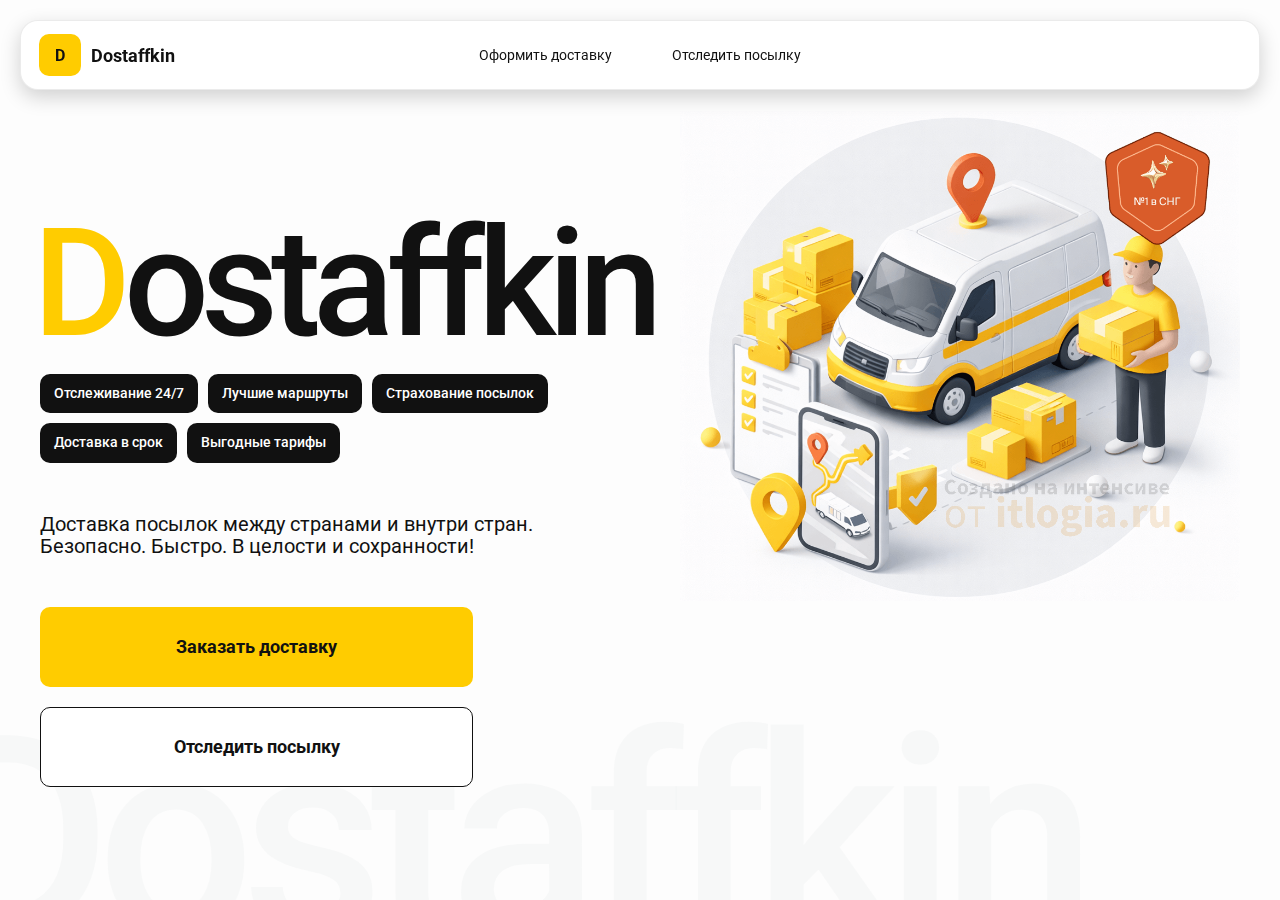
<file: lesson2/index.html>
<!doctype html>
<html lang="ru">
  <head>
    <meta charset="utf-8" />
    <meta
      name="viewport"
      content="width=device-width,initial-scale=1,maximum-scale=1,user-scalable=0"
    />
    <title>
      Dostaffkin — Доставка посылок между странами и внутри стран. Безопасно.
      Быстро. В целости и сохранности!
    </title>
    <link rel="stylesheet" href="styles/base.css" />
    <link rel="stylesheet" href="styles/base_adaptive.css" />

    <link rel="stylesheet" href="styles/style.css" />
    <link rel="stylesheet" href="styles/adaptive.css" />
  </head>
  <body>
    <div class="container">
      <header class="header">
        <a class="header-brand" href="#">
          <div class="header-logo">D</div>
          <div class="header-title">Dostaffkin</div>
        </a>

        <nav class="header-menu">
          <a class="header-link" href="#">Оформить <span>доставку</span></a>
          <a class="header-link" href="#">Отследить <span>посылку</span></a>
        </nav>
      </header>

      <main class="main">
        <section class="main-info">
          <div class="main-title"><span>D</span>ostaffkin</div>
          <div class="main-features">
            <div class="main-feature">Отслеживание 24/7</div>
            <div class="main-feature">Лучшие маршруты</div>
            <div class="main-feature">Страхование посылок</div>
            <div class="main-feature">Доставка в срок</div>
            <div class="main-feature">Выгодные тарифы</div>
          </div>
          <div class="main-description">
            Доставка посылок между странами и внутри стран. Безопасно. Быстро. В
            целости и сохранности!
          </div>

          <div class="main-actions">
            <a class="button" type="button" href="./order.html"
              >Заказать доставку</a
            >
            <a class="button button-white" type="button" href="./track.html"
              >Отследить посылку</a
            >
          </div>
        </section>
        <div class="main-title-ghost">Dostaffkin</div>
        <section class="main-image">
          <img src="img/image1.png" alt="Main image" />
        </section>
      </main>
    </div>
  </body>
</html>
</file>
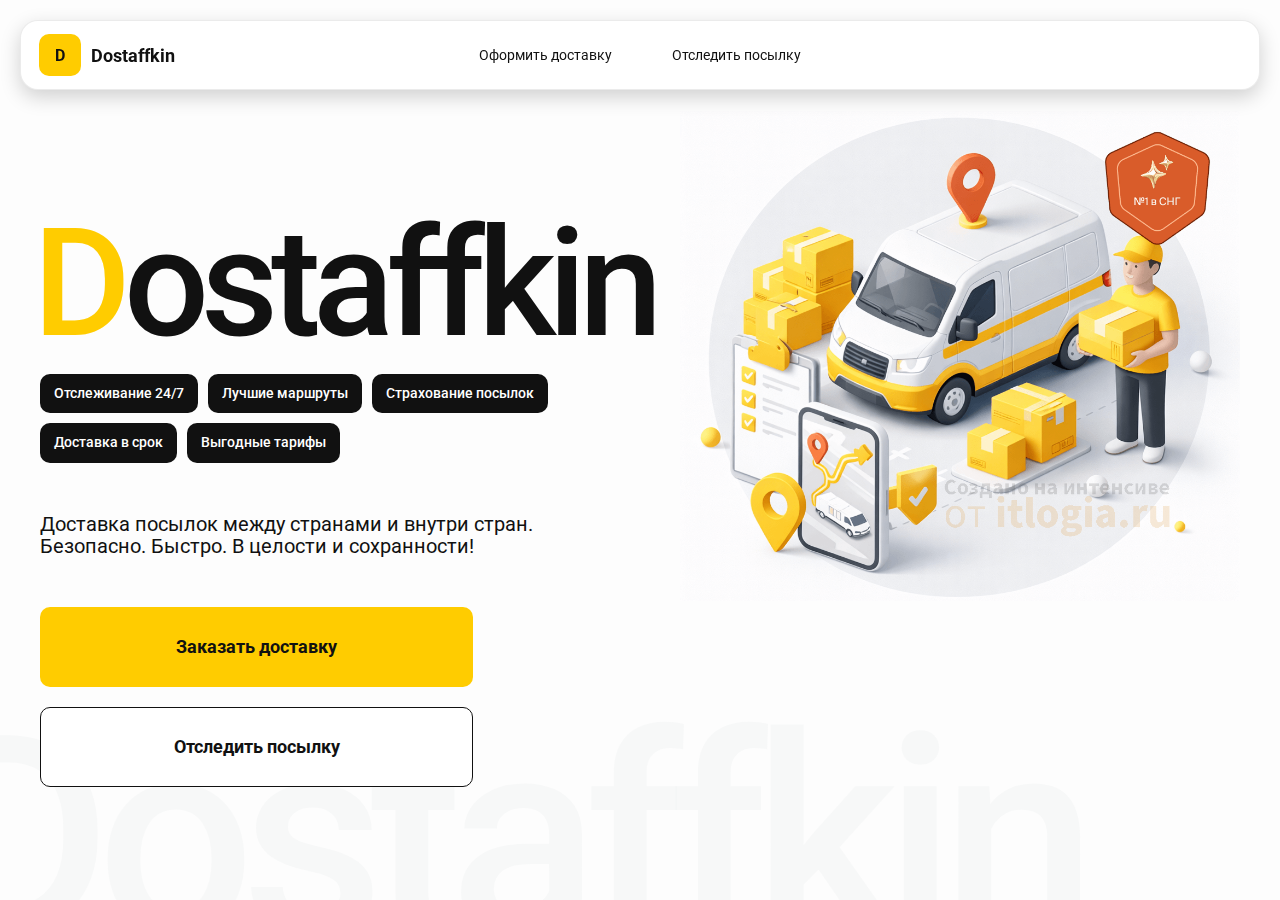
<file: lesson3/index.html>
<!doctype html>
<html lang="ru">
  <head>
    <meta charset="utf-8" />
    <meta
      name="viewport"
      content="width=device-width,initial-scale=1,maximum-scale=1,user-scalable=0"
    />
    <title>
      Dostaffkin — Доставка посылок между странами и внутри стран. Безопасно.
      Быстро. В целости и сохранности!
    </title>
    <link rel="stylesheet" href="styles/base.css" />
    <link rel="stylesheet" href="styles/base_adaptive.css" />

    <link rel="stylesheet" href="styles/style.css" />
    <link rel="stylesheet" href="styles/adaptive.css" />
  </head>
  <body>
    <div class="container">
      <header class="header">
        <a class="header-brand" href="#">
          <div class="header-logo">D</div>
          <div class="header-title">Dostaffkin</div>
        </a>

        <nav class="header-menu">
          <a class="header-link" href="./order.html"
            >Оформить <span>доставку</span></a
          >
          <a class="header-link" href="./track.html"
            >Отследить <span>посылку</span></a
          >
        </nav>
      </header>

      <main class="main">
        <section class="main-info">
          <div class="main-title"><span>D</span>ostaffkin</div>
          <div class="main-features">
            <div class="main-feature">Отслеживание 24/7</div>
            <div class="main-feature">Лучшие маршруты</div>
            <div class="main-feature">Страхование посылок</div>
            <div class="main-feature">Доставка в срок</div>
            <div class="main-feature">Выгодные тарифы</div>
          </div>
          <div class="main-description">
            Доставка посылок между странами и внутри стран. Безопасно. Быстро. В
            целости и сохранности!
          </div>

          <div class="main-actions">
            <a class="button" type="button" href="./order.html"
              >Заказать доставку</a
            >
            <a class="button button-white" type="button" href="./track.html"
              >Отследить посылку</a
            >
          </div>
        </section>
        <div class="main-title-ghost">Dostaffkin</div>
        <section class="main-image">
          <img src="img/image1.png" alt="Main image" />
        </section>
      </main>
    </div>
  </body>
</html>
</file>
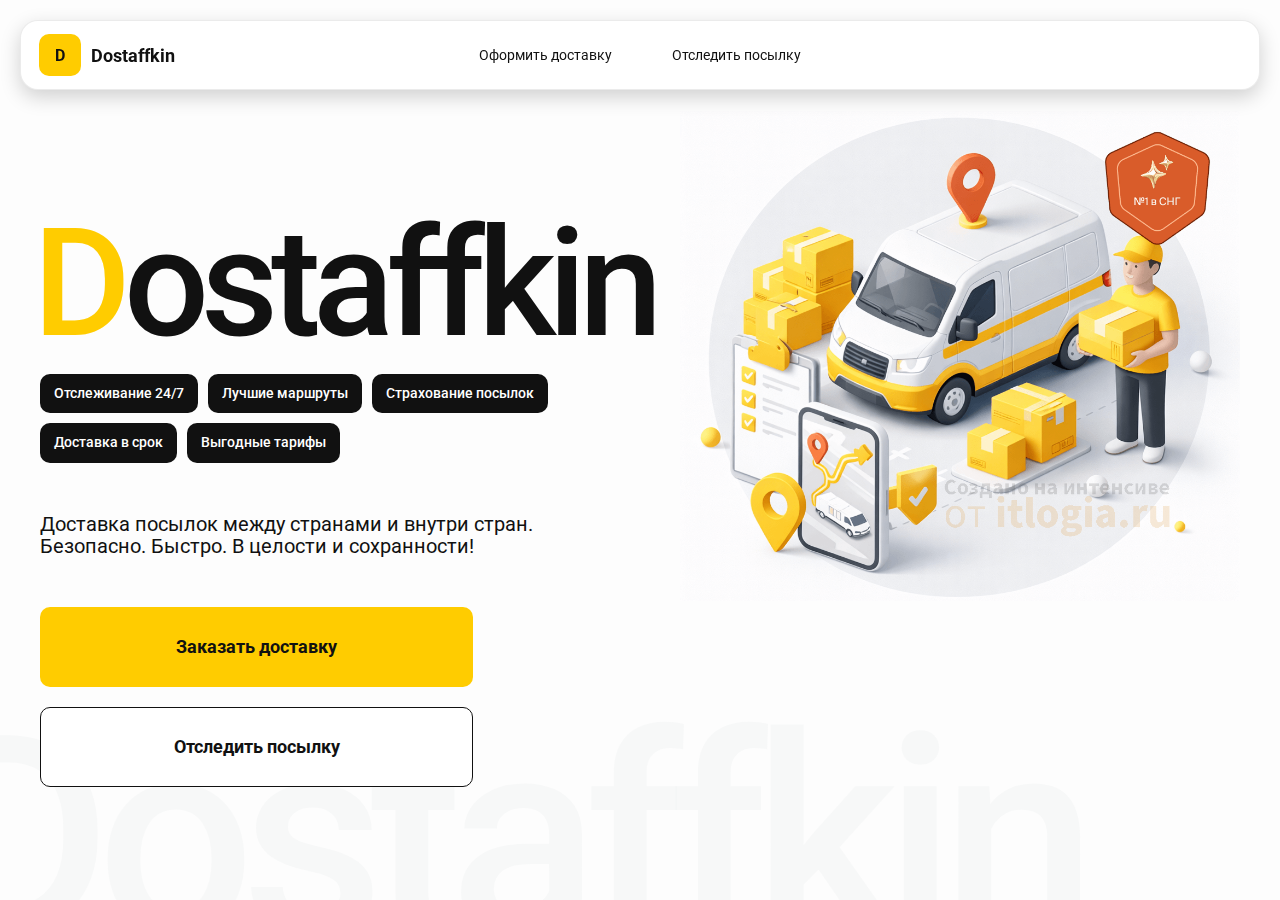
<file: proba/index.html>
<!doctype html>
<html lang="ru">
  <head>
    <meta charset="utf-8" />
    <meta
      name="viewport"
      content="width=device-width,initial-scale=1,maximum-scale=1,user-scalable=0"
    />
    <title>
      Dostaffkin — Доставка посылок между странами и внутри стран. Безопасно.
      Быстро. В целости и сохранности!
    </title>
    <link rel="stylesheet" href="styles/base.css" />
    <link rel="stylesheet" href="styles/base_adaptive.css" />

    <link rel="stylesheet" href="styles/style.css" />
    <link rel="stylesheet" href="styles/adaptive.css" />
  </head>
  <body>
    <div class="container">
      <header class="header">
        <a class="header-brand" href="#">
          <div class="header-logo">D</div>
          <div class="header-title">Dostaffkin</div>
        </a>

        <nav class="header-menu">
          <a class="header-link" href="./order.html"
            >Оформить <span>доставку</span></a
          >
          <a class="header-link" href="./track.html"
            >Отследить <span>посылку</span></a
          >
        </nav>
      </header>

      <main class="main">
        <section class="main-info">
          <div class="main-title"><span>D</span>ostaffkin</div>
          <div class="main-features">
            <div class="main-feature">Отслеживание 24/7</div>
            <div class="main-feature">Лучшие маршруты</div>
            <div class="main-feature">Страхование посылок</div>
            <div class="main-feature">Доставка в срок</div>
            <div class="main-feature">Выгодные тарифы</div>
          </div>
          <div class="main-description">
            Доставка посылок между странами и внутри стран. Безопасно. Быстро. В
            целости и сохранности!
          </div>

          <div class="main-actions">
            <a class="button" type="button" href="./order.html"
              >Заказать доставку</a
            >
            <a class="button button-white" type="button" href="./track.html"
              >Отследить посылку</a
            >
          </div>
        </section>
        <div class="main-title-ghost">Dostaffkin</div>
        <section class="main-image">
          <img src="img/image1.png" alt="Main image" />
        </section>
      </main>
    </div>
  </body>
</html>

<!-- https://www.youtube.com/watch?v=pf8SW_rKb8g&t=547s -->
</file>
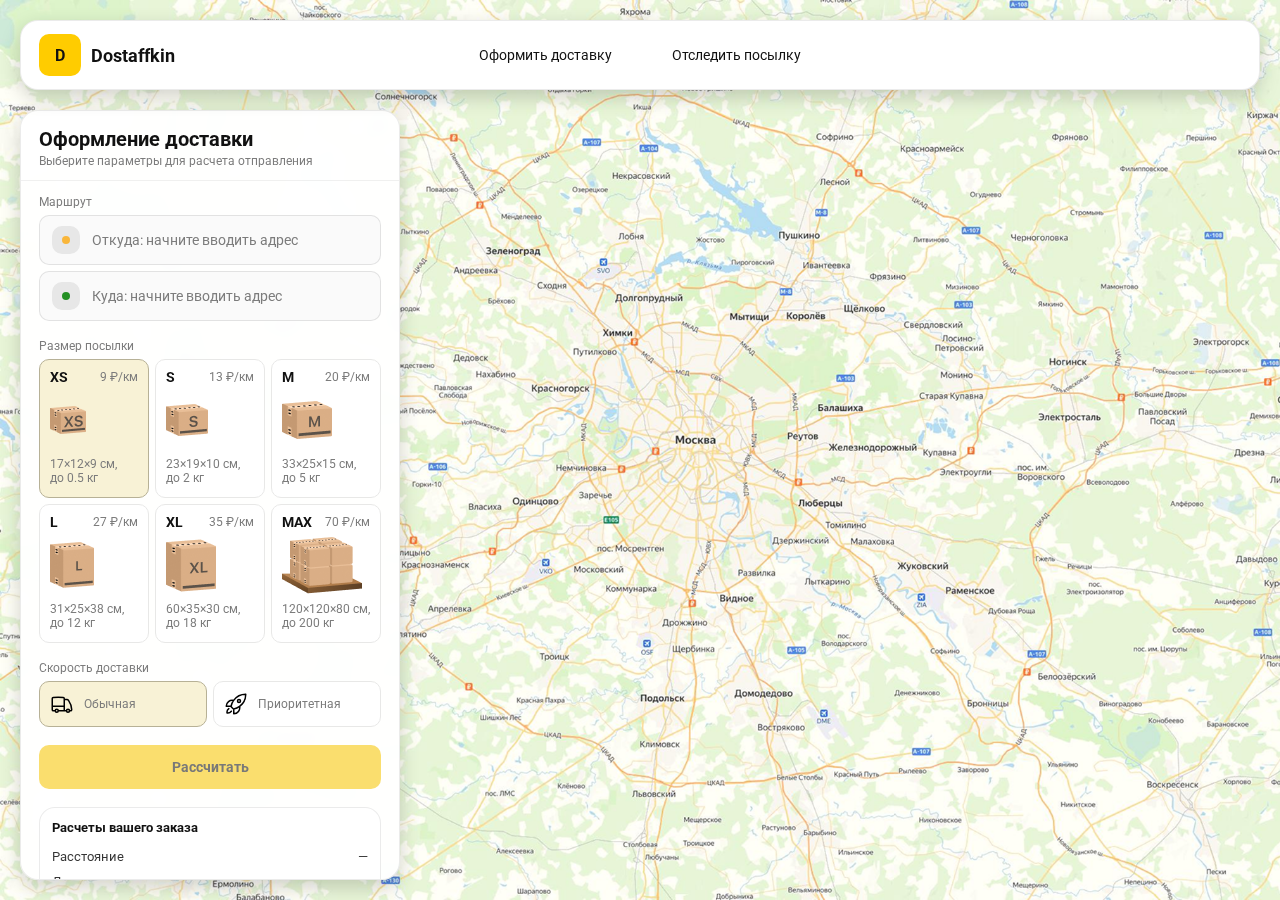
<file: lesson3/order.html>
<!doctype html>
<html lang="ru">
  <head>
    <meta charset="utf-8" />
    <meta
      name="viewport"
      content="width=device-width,initial-scale=1,maximum-scale=1,user-scalable=0"
    />
    <title>Оформление доставки</title>

    <link rel="stylesheet" href="styles/base.css" />
    <link rel="stylesheet" href="styles/base_adaptive.css" />

    <link rel="stylesheet" href="styles/order.css" />
    <link rel="stylesheet" href="styles/order_adaptive.css" />
  </head>
  <body>
    <div id="map"></div>
    <header class="header">
      <a class="header-brand" href="./index.html">
        <div class="header-logo">D</div>
        <div class="header-title">Dostaffkin</div>
      </a>

      <nav class="header-menu">
        <a class="header-link" href="#">Оформить <span>доставку</span></a>
        <a class="header-link" href="./track.html"
          >Отследить <span>посылку</span></a
        >
      </nav>
    </header>

    <aside class="main" id="sidebar">
      <div class="main-header">
        <div class="main-title">Оформление доставки</div>
        <div class="main-text">Выберите параметры для расчета отправления</div>
      </div>
      <div class="main-content">
        <div class="main-route">
          <div class="main-block-title">Маршрут</div>
          <div class="main-fields">
            <div class="main-field" id="fromField">
              <div class="main-pin"></div>
              <input
                id="from"
                placeholder="Откуда: начните вводить адрес"
                autocomplete="off"
              />
              <div
                class="main-ac"
                id="fromAc"
                role="listbox"
                aria-label="Подсказки адресов"
              ></div>
            </div>

            <div class="main-field" id="toField">
              <div class="main-pin"></div>
              <input
                id="to"
                placeholder="Куда: начните вводить адрес"
                autocomplete="off"
              />
              <div
                class="main-ac"
                id="toAc"
                role="listbox"
                aria-label="Подсказки адресов"
              ></div>
            </div>
          </div>
        </div>
        <div class="main-package">
          <div class="main-block-title">Размер посылки</div>

          <div class="main-sizes">
            <div class="main-size-card is-active" data-value="xs">
              <div class="main-size-top">
                <div class="main-size-label">XS</div>
                <div class="main-size-rate">9 ₽/км</div>
              </div>
              <div class="main-size-media">
                <img src="img/xs.png" alt="Короб XS" />
              </div>
              <div class="main-size-description">
                17×12×9 см,<br />до 0.5 кг
              </div>
            </div>

            <div class="main-size-card" data-value="s">
              <div class="main-size-top">
                <div class="main-size-label">S</div>
                <div class="main-size-rate">13 ₽/км</div>
              </div>
              <div class="main-size-media">
                <img src="img/s.png" alt="Короб S" />
              </div>
              <div class="main-size-description">23×19×10 см,<br />до 2 кг</div>
            </div>

            <div class="main-size-card" data-value="m">
              <div class="main-size-top">
                <div class="main-size-label">M</div>
                <div class="main-size-rate">20 ₽/км</div>
              </div>
              <div class="main-size-media">
                <img src="img/m.png" alt="Короб M" />
              </div>
              <div class="main-size-description">33×25×15 см,<br />до 5 кг</div>
            </div>

            <div class="main-size-card" data-value="l">
              <div class="main-size-top">
                <div class="main-size-label">L</div>
                <div class="main-size-rate">27 ₽/км</div>
              </div>
              <div class="main-size-media">
                <img src="img/l.png" alt="Короб L" />
              </div>
              <div class="main-size-description">
                31×25×38 см,<br />до 12 кг
              </div>
            </div>

            <div class="main-size-card" data-value="xl">
              <div class="main-size-top">
                <div class="main-size-label">XL</div>
                <div class="main-size-rate">35 ₽/км</div>
              </div>
              <div class="main-size-media">
                <img src="img/xl.png" alt="Короб XL" />
              </div>
              <div class="main-size-description">
                60×35×30 см,<br />до 18 кг
              </div>
            </div>

            <div class="main-size-card" data-value="max">
              <div class="main-size-top">
                <div class="main-size-label">MAX</div>
                <div class="main-size-rate">70 ₽/км</div>
              </div>
              <div class="main-size-media main-size-media-palleta">
                <img src="img/max.png" alt="Паллета" />
              </div>
              <div class="main-size-description">
                120×120×80 см,<br />до 200 кг
              </div>
            </div>
          </div>
        </div>
        <div class="main-speed">
          <div class="main-block-title">Скорость доставки</div>

          <div class="main-speeds">
            <div class="main-speed-card is-active" data-value="regular">
              <img
                class="main-speed-media"
                src="img/regular.svg"
                alt="Regular"
              />
              <div class="main-speed-description">Обычная</div>
            </div>
            <div class="main-speed-card" data-value="fast">
              <img class="main-speed-media" src="img/fast.svg" alt="Fast" />
              <div class="main-speed-description">Приоритетная</div>
            </div>
          </div>
        </div>
        <div class="main-calculate-block">
          <button
            id="calc"
            class="button calculate-button"
            type="button"
            disabled
          >
            Рассчитать
          </button>
        </div>
        <div class="main-result" id="result">
          <div class="main-result-title">Расчеты вашего заказа</div>
          <div class="main-result-lines">
            <div class="main-result-line">
              <span>Расстояние</span><span id="distanceValue">—</span>
            </div>
            <div class="main-result-line">
              <span>Доставим через</span><span id="durationValue">—</span>
            </div>
            <div class="main-result-line">
              <span>Тариф</span><span id="rateValue">—</span>
            </div>
          </div>
          <div class="main-price">
            <div class="main-price-label">Итого</div>
            <div class="main-price-value" id="totalValue">—</div>
          </div>
        </div>
        <div class="main-order-box">
          <div class="main-order-form" id="orderForm">
            <div class="main-order-title">Оформление доставки</div>
            <div class="main-block-info-row">
              <div class="main-block-title">Контакты</div>
              <div class="order-fields">
                <div class="main-field">
                  <input
                    id="customerName"
                    placeholder="Ваше имя"
                    autocomplete="off"
                  />
                </div>
                <div class="main-field">
                  <input
                    id="customerPhone"
                    placeholder="Ваш телефон"
                    autocomplete="off"
                    inputmode="tel"
                  />
                </div>
              </div>
            </div>
            <div class="main-block-info-row extra-info">
              <div class="main-block-title">Дополнительная информация</div>
              <div class="main-field textarea">
                <textarea
                  id="comment"
                  placeholder="Детали доставки и комментарии"
                ></textarea>
              </div>
            </div>
            <button
              id="submit"
              class="button main-submit-request"
              type="button"
              disabled
            >
              Отправить заявку
            </button>
          </div>

          <div class="main-order-success" id="orderSuccess">
            <div class="main-success-icon">✓</div>
            <div class="main-success-title">Заявка отправлена!</div>
            <div class="main-success-title">
              Номер отправления – <span id="orderId"></span>
            </div>
            <div class="main-success-subtitle">Мы скоро свяжемся с вами</div>
          </div>
        </div>
      </div>
    </aside>
  </body>
</html>
</file>
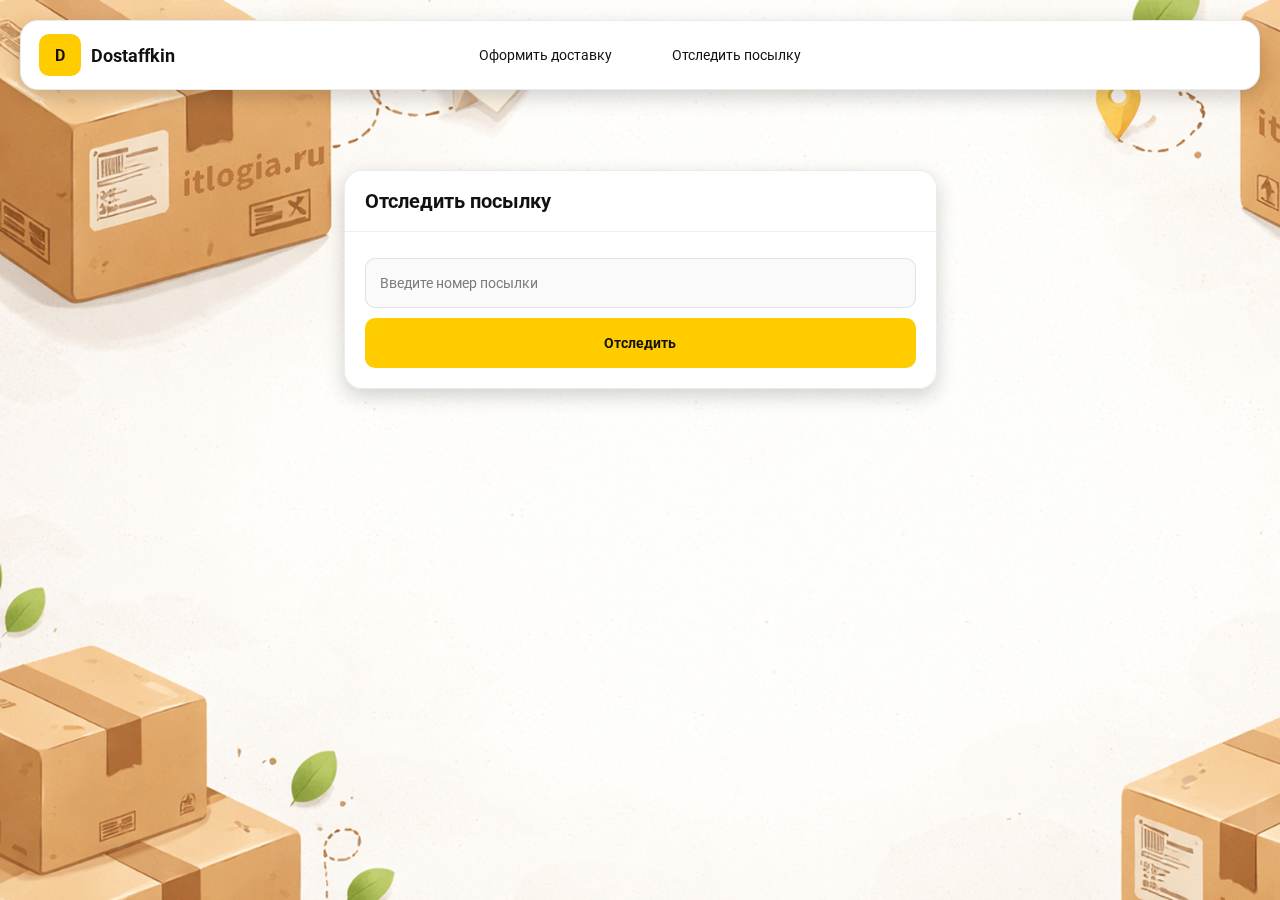
<file: lesson3/track.html>
<!doctype html>
<html lang="ru">
  <head>
    <meta charset="utf-8" />
    <meta
      name="viewport"
      content="width=device-width,initial-scale=1,maximum-scale=1,user-scalable=0"
    />
    <title>Отследить посылку</title>
    <link rel="stylesheet" href="styles/base.css" />
    <link rel="stylesheet" href="styles/base_adaptive.css" />

    <link rel="stylesheet" href="styles/track.css" />
    <link rel="stylesheet" href="styles/track_adaptive.css" />
  </head>
  <body>
    <div class="container">
      <header class="header">
        <a class="header-brand" href="./index.html">
          <div class="header-logo">D</div>
          <div class="header-title">Dostaffkin</div>
        </a>

        <nav class="header-menu">
          <a class="header-link" href="./order.html"
            >Оформить <span>доставку</span></a
          >
          <a class="header-link" href="#">Отследить <span>посылку</span></a>
        </nav>
      </header>

      <main class="track-content">
        <section class="track-card track-search">
          <div class="track-title">Отследить посылку</div>
          <div class="track-action">
            <div class="main-field track-field">
              <input
                id="trackNumber"
                placeholder="Введите номер посылки"
                autocomplete="off"
              />
            </div>
            <button id="trackButton" class="button track-button" type="button">
              Отследить
            </button>
          </div>
        </section>
        <section class="track-card track-result" id="trackResult">
          <div class="track-result-header">
            <div class="track-id" id="trackIdValue"></div>
            <div class="track-routes">
              <div class="track-route">
                <div class="track-route-pin">
                  <svg
                    xmlns="http://www.w3.org/2000/svg"
                    fill="none"
                    viewBox="0 0 24 24"
                    stroke-width="1.5"
                    stroke="orange"
                    class="size-6"
                  >
                    <path
                      stroke-linecap="round"
                      stroke-linejoin="round"
                      d="M15 10.5a3 3 0 1 1-6 0 3 3 0 0 1 6 0Z"
                    />
                    <path
                      stroke-linecap="round"
                      stroke-linejoin="round"
                      d="M19.5 10.5c0 7.142-7.5 11.25-7.5 11.25S4.5 17.642 4.5 10.5a7.5 7.5 0 1 1 15 0Z"
                    />
                  </svg>
                </div>
                <div class="track-route-address" id="trackFromValue">
                  Откуда: Москва, улица Арбат, 1
                </div>
              </div>
              <div class="track-route track-route-arrow">
                <svg
                  xmlns="http://www.w3.org/2000/svg"
                  fill="none"
                  viewBox="0 0 24 24"
                  stroke-width="1.5"
                  stroke="currentColor"
                  class="size-6"
                >
                  <path
                    stroke-linecap="round"
                    stroke-linejoin="round"
                    d="M19.5 13.5 12 21m0 0-7.5-7.5M12 21V3"
                  />
                </svg>
              </div>
              <div class="track-route">
                <div class="track-route-pin">
                  <svg
                    xmlns="http://www.w3.org/2000/svg"
                    fill="none"
                    viewBox="0 0 24 24"
                    stroke-width="1.5"
                    stroke="green"
                    class="size-6"
                  >
                    <path
                      stroke-linecap="round"
                      stroke-linejoin="round"
                      d="M15 10.5a3 3 0 1 1-6 0 3 3 0 0 1 6 0Z"
                    />
                    <path
                      stroke-linecap="round"
                      stroke-linejoin="round"
                      d="M19.5 10.5c0 7.142-7.5 11.25-7.5 11.25S4.5 17.642 4.5 10.5a7.5 7.5 0 1 1 15 0Z"
                    />
                  </svg>
                </div>
                <div class="track-route-address" id="trackToValue">
                  Куда: Минск, проспект Независимости, 58
                </div>
              </div>
            </div>
          </div>
          <div class="track-info">
            <div class="track-status-title">Статус данной посылки:</div>
            <div class="track-status-list" id="trackStatusList">
              <div class="track-status created">
                <img
                  src="img/created.svg"
                  class="track-status-icon"
                  alt="Created"
                />
                <div class="track-status-text">
                  <div class="track-status-text-state">Создан</div>
                  <div class="track-status-text-date">10.01.2026</div>
                </div>
              </div>

              <div class="track-status in-way">
                <img
                  src="img/in-way.svg"
                  class="track-status-icon"
                  alt="In way"
                />
                <div class="track-status-text">
                  <div class="track-status-text-state">В пути: Москва</div>
                  <div class="track-status-text-date">18.01.2026</div>
                </div>
              </div>

              <div class="track-status ready">
                <img
                  src="img/ready.svg"
                  class="track-status-icon"
                  alt="Ready"
                />
                <div class="track-status-text">
                  <div class="track-status-text-state">Готов к выдаче</div>
                  <div class="track-status-text-date">25.01.2026</div>
                </div>
              </div>

              <div class="track-status done">
                <img src="img/done.svg" class="track-status-icon" alt="Done" />
                <div class="track-status-text">
                  <div class="track-status-text-state">Вручен</div>
                  <div class="track-status-text-date">27.01.2026</div>
                </div>
              </div>
            </div>
          </div>
        </section>
      </main>
    </div>
  </body>
</html>
</file>
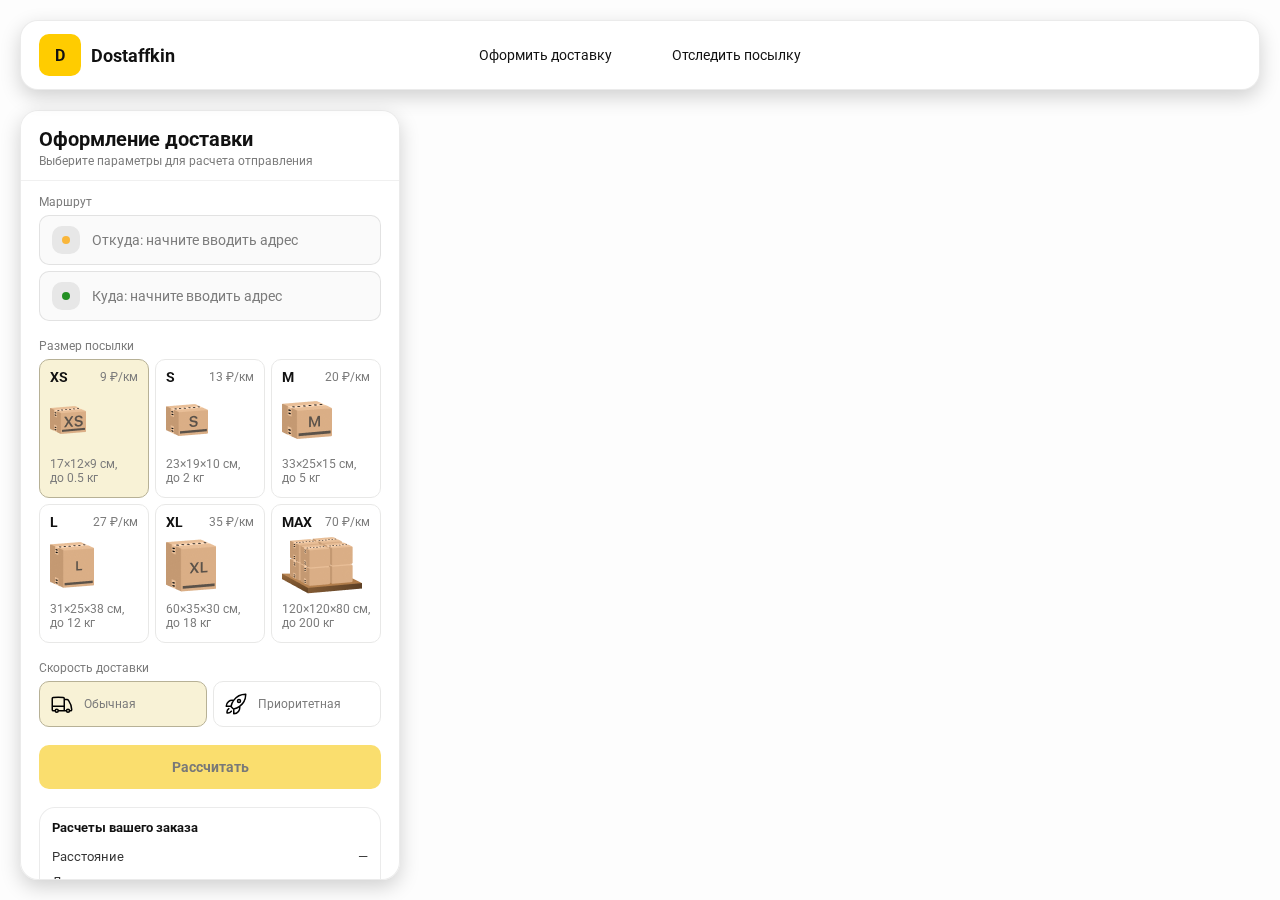
<file: lesson4/order.html>
<!doctype html>
<html lang="ru">
  <head>
    <meta charset="utf-8" />
    <meta
      name="viewport"
      content="width=device-width,initial-scale=1,maximum-scale=1,user-scalable=0"
    />
    <title>Оформление доставки</title>

    <link rel="stylesheet" href="styles/base.css" />
    <link rel="stylesheet" href="styles/base_adaptive.css" />

    <link rel="stylesheet" href="styles/order.css" />
    <link rel="stylesheet" href="styles/order_adaptive.css" />

    <script
      src="https://api-maps.yandex.ru/2.1/?lang=ru_RU&apikey=43cf3202-4d79-49cf-85c7-fb76919aca17&suggest_apikey=8203cd11-6fd9-4f9e-b028-88cc6c964413"
      type="text/javascript"
    ></script>
  </head>
  <body>
    <div id="map"></div>
    <header class="header">
      <a class="header-brand" href="./index.html">
        <div class="header-logo">D</div>
        <div class="header-title">Dostaffkin</div>
      </a>

      <nav class="header-menu">
        <a class="header-link" href="#">Оформить <span>доставку</span></a>
        <a class="header-link" href="./track.html"
          >Отследить <span>посылку</span></a
        >
      </nav>
    </header>

    <aside class="main" id="sidebar">
      <div class="main-header">
        <div class="main-title">Оформление доставки</div>
        <div class="main-text">Выберите параметры для расчета отправления</div>
      </div>
      <div class="main-content">
        <div class="main-route">
          <div class="main-block-title">Маршрут</div>
          <div class="main-fields">
            <div class="main-field" id="fromField">
              <div class="main-pin"></div>
              <input
                id="from"
                placeholder="Откуда: начните вводить адрес"
                autocomplete="off"
              />
              <div
                class="main-ac"
                id="fromAc"
                role="listbox"
                aria-label="Подсказки адресов"
              ></div>
            </div>

            <div class="main-field" id="toField">
              <div class="main-pin"></div>
              <input
                id="to"
                placeholder="Куда: начните вводить адрес"
                autocomplete="off"
              />
              <div
                class="main-ac"
                id="toAc"
                role="listbox"
                aria-label="Подсказки адресов"
              ></div>
            </div>
          </div>
        </div>
        <div class="main-package">
          <div class="main-block-title">Размер посылки</div>

          <div class="main-sizes">
            <div class="main-size-card is-active" data-value="xs">
              <div class="main-size-top">
                <div class="main-size-label">XS</div>
                <div class="main-size-rate">9 ₽/км</div>
              </div>
              <div class="main-size-media">
                <img src="img/xs.png" alt="Короб XS" />
              </div>
              <div class="main-size-description">
                17×12×9 см,<br />до 0.5 кг
              </div>
            </div>

            <div class="main-size-card" data-value="s">
              <div class="main-size-top">
                <div class="main-size-label">S</div>
                <div class="main-size-rate">13 ₽/км</div>
              </div>
              <div class="main-size-media">
                <img src="img/s.png" alt="Короб S" />
              </div>
              <div class="main-size-description">23×19×10 см,<br />до 2 кг</div>
            </div>

            <div class="main-size-card" data-value="m">
              <div class="main-size-top">
                <div class="main-size-label">M</div>
                <div class="main-size-rate">20 ₽/км</div>
              </div>
              <div class="main-size-media">
                <img src="img/m.png" alt="Короб M" />
              </div>
              <div class="main-size-description">33×25×15 см,<br />до 5 кг</div>
            </div>

            <div class="main-size-card" data-value="l">
              <div class="main-size-top">
                <div class="main-size-label">L</div>
                <div class="main-size-rate">27 ₽/км</div>
              </div>
              <div class="main-size-media">
                <img src="img/l.png" alt="Короб L" />
              </div>
              <div class="main-size-description">
                31×25×38 см,<br />до 12 кг
              </div>
            </div>

            <div class="main-size-card" data-value="xl">
              <div class="main-size-top">
                <div class="main-size-label">XL</div>
                <div class="main-size-rate">35 ₽/км</div>
              </div>
              <div class="main-size-media">
                <img src="img/xl.png" alt="Короб XL" />
              </div>
              <div class="main-size-description">
                60×35×30 см,<br />до 18 кг
              </div>
            </div>

            <div class="main-size-card" data-value="max">
              <div class="main-size-top">
                <div class="main-size-label">MAX</div>
                <div class="main-size-rate">70 ₽/км</div>
              </div>
              <div class="main-size-media main-size-media-palleta">
                <img src="img/max.png" alt="Паллета" />
              </div>
              <div class="main-size-description">
                120×120×80 см,<br />до 200 кг
              </div>
            </div>
          </div>
        </div>
        <div class="main-speed">
          <div class="main-block-title">Скорость доставки</div>

          <div class="main-speeds">
            <div class="main-speed-card is-active" data-value="regular">
              <img
                class="main-speed-media"
                src="img/regular.svg"
                alt="Regular"
              />
              <div class="main-speed-description">Обычная</div>
            </div>
            <div class="main-speed-card" data-value="fast">
              <img class="main-speed-media" src="img/fast.svg" alt="Fast" />
              <div class="main-speed-description">Приоритетная</div>
            </div>
          </div>
        </div>
        <div class="main-calculate-block">
          <button
            id="calc"
            class="button calculate-button"
            type="button"
            disabled
          >
            Рассчитать
          </button>
        </div>
        <div class="main-result" id="result">
          <div class="main-result-title">Расчеты вашего заказа</div>
          <div class="main-result-lines">
            <div class="main-result-line">
              <span>Расстояние</span><span id="distanceValue">—</span>
            </div>
            <div class="main-result-line">
              <span>Доставим через</span><span id="durationValue">—</span>
            </div>
            <div class="main-result-line">
              <span>Тариф</span><span id="rateValue">—</span>
            </div>
          </div>
          <div class="main-price">
            <div class="main-price-label">Итого</div>
            <div class="main-price-value" id="totalValue">—</div>
          </div>
        </div>
        <div class="main-order-box">
          <div class="main-order-form" id="orderForm">
            <div class="main-order-title">Оформление доставки</div>
            <div class="main-block-info-row">
              <div class="main-block-title">Контакты</div>
              <div class="order-fields">
                <div class="main-field">
                  <input
                    id="customerName"
                    placeholder="Ваше имя"
                    autocomplete="off"
                  />
                </div>
                <div class="main-field">
                  <input
                    id="customerPhone"
                    placeholder="Ваш телефон"
                    autocomplete="off"
                    inputmode="tel"
                  />
                </div>
              </div>
            </div>
            <div class="main-block-info-row extra-info">
              <div class="main-block-title">Дополнительная информация</div>
              <div class="main-field textarea">
                <textarea
                  id="comment"
                  placeholder="Детали доставки и комментарии"
                ></textarea>
              </div>
            </div>
            <button
              id="submit"
              class="button main-submit-request"
              type="button"
              disabled
            >
              Отправить заявку
            </button>
          </div>

          <div class="main-order-success" id="orderSuccess">
            <div class="main-success-icon">✓</div>
            <div class="main-success-title">Заявка отправлена!</div>
            <div class="main-success-title">
              Номер отправления – <span id="orderId"></span>
            </div>
            <div class="main-success-subtitle">Мы скоро свяжемся с вами</div>
          </div>
        </div>
      </div>
    </aside>
    <script src="script/order.js"></script>
  </body>
</html>
</file>
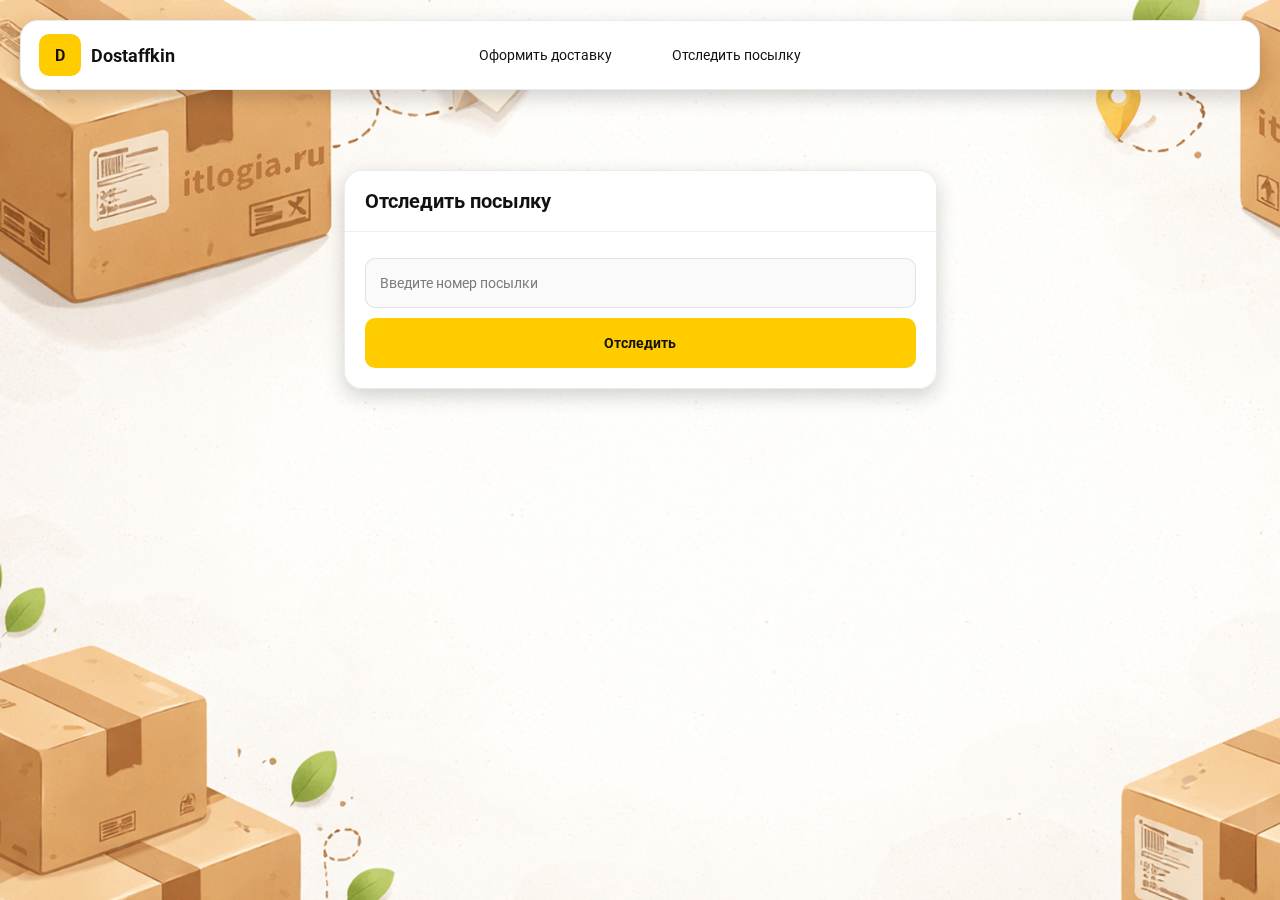
<file: lesson4/track.html>
<!doctype html>
<html lang="ru">
  <head>
    <meta charset="utf-8" />
    <meta
      name="viewport"
      content="width=device-width,initial-scale=1,maximum-scale=1,user-scalable=0"
    />
    <title>Отследить посылку</title>
    <link rel="stylesheet" href="styles/base.css" />
    <link rel="stylesheet" href="styles/base_adaptive.css" />

    <link rel="stylesheet" href="styles/track.css" />
    <link rel="stylesheet" href="styles/track_adaptive.css" />
  </head>
  <body>
    <div class="container">
      <header class="header">
        <a class="header-brand" href="./index.html">
          <div class="header-logo">D</div>
          <div class="header-title">Dostaffkin</div>
        </a>

        <nav class="header-menu">
          <a class="header-link" href="./order.html"
            >Оформить <span>доставку</span></a
          >
          <a class="header-link" href="#">Отследить <span>посылку</span></a>
        </nav>
      </header>

      <main class="track-content">
        <section class="track-card track-search">
          <div class="track-title">Отследить посылку</div>
          <div class="track-action">
            <div class="main-field track-field">
              <input
                id="trackNumber"
                placeholder="Введите номер посылки"
                autocomplete="off"
              />
            </div>
            <button id="trackButton" class="button track-button" type="button">
              Отследить
            </button>
          </div>
        </section>
        <section class="track-card track-result" id="trackResult">
          <div class="track-result-header">
            <div class="track-id" id="trackIdValue"></div>
            <div class="track-routes">
              <div class="track-route">
                <div class="track-route-pin">
                  <svg
                    xmlns="http://www.w3.org/2000/svg"
                    fill="none"
                    viewBox="0 0 24 24"
                    stroke-width="1.5"
                    stroke="orange"
                    class="size-6"
                  >
                    <path
                      stroke-linecap="round"
                      stroke-linejoin="round"
                      d="M15 10.5a3 3 0 1 1-6 0 3 3 0 0 1 6 0Z"
                    />
                    <path
                      stroke-linecap="round"
                      stroke-linejoin="round"
                      d="M19.5 10.5c0 7.142-7.5 11.25-7.5 11.25S4.5 17.642 4.5 10.5a7.5 7.5 0 1 1 15 0Z"
                    />
                  </svg>
                </div>
                <div class="track-route-address" id="trackFromValue">
                  Откуда: Москва, улица Арбат, 1
                </div>
              </div>
              <div class="track-route track-route-arrow">
                <svg
                  xmlns="http://www.w3.org/2000/svg"
                  fill="none"
                  viewBox="0 0 24 24"
                  stroke-width="1.5"
                  stroke="currentColor"
                  class="size-6"
                >
                  <path
                    stroke-linecap="round"
                    stroke-linejoin="round"
                    d="M19.5 13.5 12 21m0 0-7.5-7.5M12 21V3"
                  />
                </svg>
              </div>
              <div class="track-route">
                <div class="track-route-pin">
                  <svg
                    xmlns="http://www.w3.org/2000/svg"
                    fill="none"
                    viewBox="0 0 24 24"
                    stroke-width="1.5"
                    stroke="green"
                    class="size-6"
                  >
                    <path
                      stroke-linecap="round"
                      stroke-linejoin="round"
                      d="M15 10.5a3 3 0 1 1-6 0 3 3 0 0 1 6 0Z"
                    />
                    <path
                      stroke-linecap="round"
                      stroke-linejoin="round"
                      d="M19.5 10.5c0 7.142-7.5 11.25-7.5 11.25S4.5 17.642 4.5 10.5a7.5 7.5 0 1 1 15 0Z"
                    />
                  </svg>
                </div>
                <div class="track-route-address" id="trackToValue">
                  Куда: Минск, проспект Независимости, 58
                </div>
              </div>
            </div>
          </div>
          <div class="track-info">
            <div class="track-status-title">Статус данной посылки:</div>
            <div class="track-status-list" id="trackStatusList">
              <!-- <div class="track-status created">
                <img
                  src="img/created.svg"
                  class="track-status-icon"
                  alt="Created"
                />
                <div class="track-status-text">
                  <div class="track-status-text-state">Создан</div>
                  <div class="track-status-text-date">10.01.2026</div>
                </div>
              </div> -->
              <!-- 
              <div class="track-status in-way">
                <img
                  src="img/in-way.svg"
                  class="track-status-icon"
                  alt="In way"
                />
                <div class="track-status-text">
                  <div class="track-status-text-state">В пути: Москва</div>
                  <div class="track-status-text-date">18.01.2026</div>
                </div>
              </div>

              <div class="track-status ready">
                <img
                  src="img/ready.svg"
                  class="track-status-icon"
                  alt="Ready"
                />
                <div class="track-status-text">
                  <div class="track-status-text-state">Готов к выдаче</div>
                  <div class="track-status-text-date">25.01.2026</div>
                </div>
              </div>

              <div class="track-status done">
                <img src="img/done.svg" class="track-status-icon" alt="Done" />
                <div class="track-status-text">
                  <div class="track-status-text-state">Вручен</div>
                  <div class="track-status-text-date">27.01.2026</div>
                </div>
              </div> -->
            </div>
          </div>
        </section>
      </main>
    </div>
    <script src="script/track.js"></script>
  </body>
</html>
</file>
<file: lesson2/styles/base.css>
*,
*::before,
*::after {
  box-sizing: border-box;
}

@font-face {
  font-family: "Roboto";
  src: url("../fonts/Roboto-Regular.ttf");
  font-weight: normal;
}

@font-face {
  font-family: "Roboto";
  src: url("../fonts/Roboto-Bold.ttf");
  font-weight: bold;
}

@font-face {
  font-family: "Roboto";
  src: url("../fonts/Roboto-Medium.ttf");
  font-weight: 500;
}

html,
body {
  margin: 0;
  color: #111111;
  font-family: "Roboto", sans-serif;
}

body {
  background: #fdfdfd;
}
.header {
  border-radius: 18px;
  box-shadow: 0 7px 20px 0 #0000002e;
  backdrop-filter: blur(10px);
  background: #ffffff;
  left: 20px;
  border: 1px solid rgba(0, 0, 0, 0.08);
  position: fixed;
  right: 20px;
  top: 20px;
  padding: 14px 18px;
  height: 70px;
  display: flex;
  align-items: center;
  z-index: 6;
}
.header-brand {
  display: flex;
  align-items: center;
  text-decoration: none;
  gap: 10px;
}

.header-logo {
  width: 42px;
  height: 42px;
  border-radius: 10px;
  background: #ffcc00;
  display: grid;
  place-items: center;
  font-weight: bold;
  color: #111;
}

.header-title {
  font-size: 18px;
  font-weight: bold;
  color: #111111;
  text-decoration: none;
}
.header-menu {
  display: flex;
  align-items: center;
  gap: 60px;
  margin: 0;
  position: absolute;
  left: 50%;
  transform: translateX(-50%);
}

.header-link {
  font-size: 14px;
  color: #111111;
  text-decoration: none;
}
.button {
  border: 0;
  outline: none;
  height: 44px;
  border-radius: 10px;
  font-size: 14px;
  font-weight: bold;
  cursor: pointer;
  font-family: inherit;
  transition:
    transform 0.08s ease,
    opacity 0.12s ease;
  background: #ffcc00;
  color: #111111;
  text-align: center;
  text-decoration: none;
}

.button:hover {
  background-color: #e5bc19;
}

.button:disabled {
  cursor: not-allowed;
  background-color: #fade6e;
  color: #787878;
  transform: none;
}

.button.button-white {
  background: #ffffff;
  border: 1px solid #111111;
}

.button.button-white:hover {
  background: rgb(241 241 241);
}
</file>
<file: lesson2/styles/base_adaptive.css>
@media (max-width: 767px) {
  .header {
    left: 10px;
    right: 10px;
    top: 10px;
  }

  .header-link span {
    display: none;
  }

  .header-menu {
    gap: 20px;
    justify-content: flex-start;
    margin: 0 0 0 30px;
    position: static;
    transform: none;
  }
}

@media (max-width: 420px) {
  .header-title {
    display: none;
  }
}

@media (max-width: 374px) {
  .header-menu {
    gap: 10px;
    margin: 0 0 0 10px;
  }
}
</file>
<file: lesson2/styles/style.css>
.container {
  overflow: hidden;
  min-height: 100vh;
}

.main {
  padding: 111px 40px 40px;
  position: relative;
  display: flex;
}
.main-info {
  max-width: 840px;
  width: 100%;
  position: relative;
}
.main-title {
  margin-top: 98px;
  font-weight: 500;
  font-size: 200px;
  line-height: 1;
  letter-spacing: -0.05em;
  color: #111111;
  left: -15px;
  position: relative;
}

.main-title span {
  color: #ffcc00;
}
.main-features {
  margin-top: 15px;
  display: flex;
  flex-wrap: wrap;
  gap: 10px;
}

.main-feature {
  background: #111111;
  color: #ffffff;
  padding: 12px 14px;
  font-weight: 500;
  font-size: 14px;
  line-height: 1.1;
  border-radius: 10px;
}
.main-description {
  margin-top: 50px;
  max-width: 500px;
  font-size: 20px;
  line-height: 1.1;
  color: #111111;
}
.main-actions {
  margin-top: 50px;
  display: flex;
  flex-direction: column;
  gap: 20px;
}

.main-actions .button {
  height: 80px;
  width: 433px;
  font-size: 18px;
  font-weight: bold;
  place-items: center;
  display: grid;
}
.main-title-ghost {
  position: absolute;
  z-index: -1;
  left: -70px;
  bottom: -150px;
  font-weight: 500;
  font-size: 278px;
  line-height: 1;
  letter-spacing: -0.05em;
  color: #ecedf04d;
}
.main-image {
  width: 1024px;
  top: 100px;
  z-index: -2;
}

.main-image img {
  width: 100%;
  max-width: 1024px;
  height: auto;
  display: block;
}
</file>
<file: lesson2/styles/adaptive.css>
@media (max-width: 1760px) {
  .main-title {
    font-size: 150px;
    left: -7px;
  }

  .main-info {
    max-width: 640px;
  }
}
@media (max-width: 1200px) {
  .main-info {
    max-width: 540px;
  }

  .main {
    padding: 111px 20px 20px;
  }

  .main-title {
    font-size: 120px;
    left: -4px;
  }

  .main-title-ghost {
    font-size: 220px;
  }
}
@media (max-width: 1024px) {
  .main-title {
    margin-top: 30px;
  }

  .main {
    flex-direction: column-reverse;
  }

  .main-image {
    max-width: 350px;
    position: absolute;
    left: 370px;
    top: 370px;
  }

  .main-info {
    max-width: 100%;
  }

  .main-actions {
    gap: 10px;
  }

  .main-actions .button {
    height: 50px;
    font-size: 14px;
    width: auto;
    max-width: 300px;
  }

  .main-description {
    max-width: 350px;
  }
}
@media (max-width: 570px) {
  .main-title {
    font-size: 88px;
  }

  .main-description {
    max-width: 100%;
  }

  .main-actions {
    width: 100%;
  }

  .main-actions .button {
    width: 100%;
    max-width: 100%;
  }

  .main-image {
    max-width: 650px;
    position: absolute;
    left: 170px;
    top: 70px;
    opacity: 0.2;
  }
}
@media (max-width: 400px) {
  .main-title {
    font-size: 70px;
  }
}
</file>
<file: lesson3/styles/base.css>
*,
*::before,
*::after {
  box-sizing: border-box;
}

@font-face {
  font-family: "Roboto";
  src: url("../fonts/Roboto-Regular.ttf");
  font-weight: normal;
}

@font-face {
  font-family: "Roboto";
  src: url("../fonts/Roboto-Bold.ttf");
  font-weight: bold;
}

@font-face {
  font-family: "Roboto";
  src: url("../fonts/Roboto-Medium.ttf");
  font-weight: 500;
}

html,
body {
  margin: 0;
  color: #111111;
  font-family: "Roboto", sans-serif;
}

body {
  background: #fdfdfd;
}
.header {
  border-radius: 18px;
  box-shadow: 0 7px 20px 0 #0000002e;
  backdrop-filter: blur(10px);
  background: #ffffff;
  left: 20px;
  border: 1px solid rgba(0, 0, 0, 0.08);
  position: fixed;
  right: 20px;
  top: 20px;
  padding: 14px 18px;
  height: 70px;
  display: flex;
  align-items: center;
  z-index: 6;
}
.header-brand {
  display: flex;
  align-items: center;
  text-decoration: none;
  gap: 10px;
}

.header-logo {
  width: 42px;
  height: 42px;
  border-radius: 10px;
  background: #ffcc00;
  display: grid;
  place-items: center;
  font-weight: bold;
  color: #111;
}

.header-title {
  font-size: 18px;
  font-weight: bold;
  color: #111111;
  text-decoration: none;
}
.header-menu {
  display: flex;
  align-items: center;
  gap: 60px;
  margin: 0;
  position: absolute;
  left: 50%;
  transform: translateX(-50%);
}

.header-link {
  font-size: 14px;
  color: #111111;
  text-decoration: none;
}
.button {
  border: 0;
  outline: none;
  height: 44px;
  border-radius: 10px;
  font-size: 14px;
  font-weight: bold;
  cursor: pointer;
  font-family: inherit;
  transition:
    transform 0.08s ease,
    opacity 0.12s ease;
  background: #ffcc00;
  color: #111111;
  text-align: center;
  text-decoration: none;
}

.button:hover {
  background-color: #e5bc19;
}

.button:disabled {
  cursor: not-allowed;
  background-color: #fade6e;
  color: #787878;
  transform: none;
}

.button.button-white {
  background: #ffffff;
  border: 1px solid #111111;
}

.button.button-white:hover {
  background: rgb(241 241 241);
}
.main-field {
  display: flex;
  align-items: center;
  margin-top: 6px;
  gap: 10px;
  border: 1px solid #1111111a;
  background: #fafafa;
  border-radius: 10px;
  padding: 10px 12px;
  position: relative;
  box-sizing: border-box;
  height: 50px;
}

.main-field.textarea {
  height: auto;
}

.main-pin {
  width: 28px;
  height: 28px;
  border-radius: 10px;
  background: rgba(17, 17, 17, 0.08);
  display: grid;
  place-items: center;
  flex: 0 0 auto;
  position: relative;
}

.main-pin::before {
  content: "";
  width: 8px;
  height: 8px;
  border-radius: 999px;
  background: orange;
  opacity: 0.75;
  display: block;
}

.main-field:last-child .main-pin::before {
  background: green;
  opacity: 0.85;
}

input,
textarea {
  width: 100%;
  border: 0;
  outline: none;
  background: transparent;
  font-size: 14px;
  color: #111111;
  font-family: inherit;
}

textarea {
  resize: vertical;
  min-height: 72px;
  padding: 2px 0;
}

input::placeholder,
textarea::placeholder {
  color: #7c7c7c;
}

.main-field:focus-within {
  border-color: rgba(0, 0, 0, 0.2);
  box-shadow: 0 0 0 4px rgba(255, 204, 0, 0.35);
  background: rgba(255, 255, 255, 0.75);
}
</file>
<file: lesson3/styles/base_adaptive.css>
@media (max-width: 767px) {
  .header {
    left: 10px;
    right: 10px;
    top: 10px;
  }

  .header-link span {
    display: none;
  }

  .header-menu {
    gap: 20px;
    justify-content: flex-start;
    margin: 0 0 0 30px;
    position: static;
    transform: none;
  }
}

@media (max-width: 420px) {
  .header-title {
    display: none;
  }
}

@media (max-width: 374px) {
  .header-menu {
    gap: 10px;
    margin: 0 0 0 10px;
  }
}
</file>
<file: lesson3/styles/style.css>
.container {
  overflow: hidden;
  min-height: 100vh;
}

.main {
  padding: 111px 40px 40px;
  position: relative;
  display: flex;
}
.main-info {
  max-width: 840px;
  width: 100%;
  position: relative;
}
.main-title {
  margin-top: 98px;
  font-weight: 500;
  font-size: 200px;
  line-height: 1;
  letter-spacing: -0.05em;
  color: #111111;
  left: -15px;
  position: relative;
}

.main-title span {
  color: #ffcc00;
}
.main-features {
  margin-top: 15px;
  display: flex;
  flex-wrap: wrap;
  gap: 10px;
}

.main-feature {
  background: #111111;
  color: #ffffff;
  padding: 12px 14px;
  font-weight: 500;
  font-size: 14px;
  line-height: 1.1;
  border-radius: 10px;
}
.main-description {
  margin-top: 50px;
  max-width: 500px;
  font-size: 20px;
  line-height: 1.1;
  color: #111111;
}
.main-actions {
  margin-top: 50px;
  display: flex;
  flex-direction: column;
  gap: 20px;
}

.main-actions .button {
  height: 80px;
  width: 433px;
  font-size: 18px;
  font-weight: bold;
  place-items: center;
  display: grid;
}
.main-title-ghost {
  position: absolute;
  z-index: -1;
  left: -70px;
  bottom: -150px;
  font-weight: 500;
  font-size: 278px;
  line-height: 1;
  letter-spacing: -0.05em;
  color: #ecedf04d;
}
.main-image {
  width: 1024px;
  top: 100px;
  z-index: -2;
}

.main-image img {
  width: 100%;
  max-width: 1024px;
  height: auto;
  display: block;
}
</file>
<file: lesson3/styles/adaptive.css>
@media (max-width: 1760px) {
  .main-title {
    font-size: 150px;
    left: -7px;
  }

  .main-info {
    max-width: 640px;
  }
}
@media (max-width: 1200px) {
  .main-info {
    max-width: 540px;
  }

  .main {
    padding: 111px 20px 20px;
  }

  .main-title {
    font-size: 120px;
    left: -4px;
  }

  .main-title-ghost {
    font-size: 220px;
  }
}
@media (max-width: 1024px) {
  .main-title {
    margin-top: 30px;
  }

  .main {
    flex-direction: column-reverse;
  }

  .main-image {
    max-width: 350px;
    position: absolute;
    left: 370px;
    top: 370px;
  }

  .main-info {
    max-width: 100%;
  }

  .main-actions {
    gap: 10px;
  }

  .main-actions .button {
    height: 50px;
    font-size: 14px;
    width: auto;
    max-width: 300px;
  }

  .main-description {
    max-width: 350px;
  }
}
@media (max-width: 570px) {
  .main-title {
    font-size: 88px;
  }

  .main-description {
    max-width: 100%;
  }

  .main-actions {
    width: 100%;
  }

  .main-actions .button {
    width: 100%;
    max-width: 100%;
  }

  .main-image {
    max-width: 650px;
    position: absolute;
    left: 170px;
    top: 70px;
    opacity: 0.2;
  }
}
@media (max-width: 400px) {
  .main-title {
    font-size: 70px;
  }
}
</file>
<file: proba/styles/base.css>
*,
*::before,
*::after {
  box-sizing: border-box;
}

@font-face {
  font-family: "Roboto";
  src: url("../fonts/Roboto-Regular.ttf");
  font-weight: normal;
}

@font-face {
  font-family: "Roboto";
  src: url("../fonts/Roboto-Bold.ttf");
  font-weight: bold;
}

@font-face {
  font-family: "Roboto";
  src: url("../fonts/Roboto-Medium.ttf");
  font-weight: 500;
}

html,
body {
  margin: 0;
  color: #111111;
  font-family: "Roboto", sans-serif;
}

body {
  background: #fdfdfd;
}
.header {
  border-radius: 18px;
  box-shadow: 0 7px 20px 0 #0000002e;
  backdrop-filter: blur(10px);
  background: #ffffff;
  left: 20px;
  border: 1px solid rgba(0, 0, 0, 0.08);
  position: fixed;
  right: 20px;
  top: 20px;
  padding: 14px 18px;
  height: 70px;
  display: flex;
  align-items: center;
  z-index: 6;
}
.header-brand {
  display: flex;
  align-items: center;
  text-decoration: none;
  gap: 10px;
}

.header-logo {
  width: 42px;
  height: 42px;
  border-radius: 10px;
  background: #ffcc00;
  display: grid;
  place-items: center;
  font-weight: bold;
  color: #111;
}

.header-title {
  font-size: 18px;
  font-weight: bold;
  color: #111111;
  text-decoration: none;
}
.header-menu {
  display: flex;
  align-items: center;
  gap: 60px;
  margin: 0;
  position: absolute;
  left: 50%;
  transform: translateX(-50%);
}

.header-link {
  font-size: 14px;
  color: #111111;
  text-decoration: none;
}
.button {
  border: 0;
  outline: none;
  height: 44px;
  border-radius: 10px;
  font-size: 14px;
  font-weight: bold;
  cursor: pointer;
  font-family: inherit;
  transition:
    transform 0.08s ease,
    opacity 0.12s ease;
  background: #ffcc00;
  color: #111111;
  text-align: center;
  text-decoration: none;
}

.button:hover {
  background-color: #e5bc19;
}

.button:disabled {
  cursor: not-allowed;
  background-color: #fade6e;
  color: #787878;
  transform: none;
}

.button.button-white {
  background: #ffffff;
  border: 1px solid #111111;
}

.button.button-white:hover {
  background: rgb(241 241 241);
}
.main-field {
  display: flex;
  align-items: center;
  margin-top: 6px;
  gap: 10px;
  border: 1px solid #1111111a;
  background: #fafafa;
  border-radius: 10px;
  padding: 10px 12px;
  position: relative;
  box-sizing: border-box;
  height: 50px;
}

.main-field.textarea {
  height: auto;
}

.main-pin {
  width: 28px;
  height: 28px;
  border-radius: 10px;
  background: rgba(17, 17, 17, 0.08);
  display: grid;
  place-items: center;
  flex: 0 0 auto;
  position: relative;
}

.main-pin::before {
  content: "";
  width: 8px;
  height: 8px;
  border-radius: 999px;
  background: orange;
  opacity: 0.75;
  display: block;
}

.main-field:last-child .main-pin::before {
  background: green;
  opacity: 0.85;
}

input,
textarea {
  width: 100%;
  border: 0;
  outline: none;
  background: transparent;
  font-size: 14px;
  color: #111111;
  font-family: inherit;
}

textarea {
  resize: vertical;
  min-height: 72px;
  padding: 2px 0;
}

input::placeholder,
textarea::placeholder {
  color: #7c7c7c;
}

.main-field:focus-within {
  border-color: rgba(0, 0, 0, 0.2);
  box-shadow: 0 0 0 4px rgba(255, 204, 0, 0.35);
  background: rgba(255, 255, 255, 0.75);
}
</file>
<file: proba/styles/base_adaptive.css>
@media (max-width: 767px) {
  .header {
    left: 10px;
    right: 10px;
    top: 10px;
  }

  .header-link span {
    display: none;
  }

  .header-menu {
    gap: 20px;
    justify-content: flex-start;
    margin: 0 0 0 30px;
    position: static;
    transform: none;
  }
}

@media (max-width: 420px) {
  .header-title {
    display: none;
  }
}

@media (max-width: 374px) {
  .header-menu {
    gap: 10px;
    margin: 0 0 0 10px;
  }
}
</file>
<file: proba/styles/style.css>
.container {
  overflow: hidden;
  min-height: 100vh;
}

.main {
  padding: 111px 40px 40px;
  position: relative;
  display: flex;
}
.main-info {
  max-width: 840px;
  width: 100%;
  position: relative;
}
.main-title {
  margin-top: 98px;
  font-weight: 500;
  font-size: 200px;
  line-height: 1;
  letter-spacing: -0.05em;
  color: #111111;
  left: -15px;
  position: relative;
}

.main-title span {
  color: #ffcc00;
}
.main-features {
  margin-top: 15px;
  display: flex;
  flex-wrap: wrap;
  gap: 10px;
}

.main-feature {
  background: #111111;
  color: #ffffff;
  padding: 12px 14px;
  font-weight: 500;
  font-size: 14px;
  line-height: 1.1;
  border-radius: 10px;
}
.main-description {
  margin-top: 50px;
  max-width: 500px;
  font-size: 20px;
  line-height: 1.1;
  color: #111111;
}
.main-actions {
  margin-top: 50px;
  display: flex;
  flex-direction: column;
  gap: 20px;
}

.main-actions .button {
  height: 80px;
  width: 433px;
  font-size: 18px;
  font-weight: bold;
  place-items: center;
  display: grid;
}
.main-title-ghost {
  position: absolute;
  z-index: -1;
  left: -70px;
  bottom: -150px;
  font-weight: 500;
  font-size: 278px;
  line-height: 1;
  letter-spacing: -0.05em;
  color: #ecedf04d;
}
.main-image {
  width: 1024px;
  top: 100px;
  z-index: -2;
}

.main-image img {
  width: 100%;
  max-width: 1024px;
  height: auto;
  display: block;
}
</file>
<file: proba/styles/adaptive.css>
@media (max-width: 1760px) {
  .main-title {
    font-size: 150px;
    left: -7px;
  }

  .main-info {
    max-width: 640px;
  }
}
@media (max-width: 1200px) {
  .main-info {
    max-width: 540px;
  }

  .main {
    padding: 111px 20px 20px;
  }

  .main-title {
    font-size: 120px;
    left: -4px;
  }

  .main-title-ghost {
    font-size: 220px;
  }
}
@media (max-width: 1024px) {
  .main-title {
    margin-top: 30px;
  }

  .main {
    flex-direction: column-reverse;
  }

  .main-image {
    max-width: 350px;
    position: absolute;
    left: 370px;
    top: 370px;
  }

  .main-info {
    max-width: 100%;
  }

  .main-actions {
    gap: 10px;
  }

  .main-actions .button {
    height: 50px;
    font-size: 14px;
    width: auto;
    max-width: 300px;
  }

  .main-description {
    max-width: 350px;
  }
}
@media (max-width: 570px) {
  .main-title {
    font-size: 88px;
  }

  .main-description {
    max-width: 100%;
  }

  .main-actions {
    width: 100%;
  }

  .main-actions .button {
    width: 100%;
    max-width: 100%;
  }

  .main-image {
    max-width: 650px;
    position: absolute;
    left: 170px;
    top: 70px;
    opacity: 0.2;
  }
}
@media (max-width: 400px) {
  .main-title {
    font-size: 70px;
  }
}
</file>
<file: lesson3/styles/order.css>
#map {
  background-image: url("../img/image2.png");
  background-size: cover;
  position: fixed;
  inset: 0;
}
.main {
  border-radius: 18px;
  box-shadow: 0 7px 20px 0 #0000002e;
  backdrop-filter: blur(10px);
  background: rgba(255, 255, 255, 0.96);
  left: 20px;
  border: 1px solid rgba(0, 0, 0, 0.08);
  position: fixed;
  top: 110px;
  bottom: 20px;
  width: 380px;
  display: flex;
  flex-direction: column;
  overflow: hidden;
  z-index: 5;
}
.main-header {
  padding: 18px 18px 12px 18px;
  border-bottom: 1px solid rgba(0, 0, 0, 0.06);
  display: flex;
  flex-direction: column;
}

.main-title {
  font-size: 20px;
  line-height: 100%;
  font-weight: bold;
}

.main-text {
  font-size: 12px;
  margin-top: 5px;
  color: #7c7c7c;
}
.main-content {
  padding: 14px 18px 18px 18px;
  overflow: auto;
  scrollbar-width: none;
  display: flex;
  flex-direction: column;
  gap: 18px;
  flex: 1;
}
.main-block-title {
  font-size: 12px;
  color: #7c7c7c;
}

.main-route .main-block-title,
.main-package .main-block-title {
  margin-bottom: 6px;
}
.main-sizes {
  display: grid;
  gap: 6px;
  grid-template-columns: repeat(3, 1fr);
}

.main-size-card {
  border: 1px solid #e8e8e7;
  background: #ffffff;
  border-radius: 10px;
  padding: 10px;
  cursor: pointer;
  user-select: none;
  transition:
    transform 0.08s ease,
    border-color 0.12s ease,
    background 0.12s ease;
  min-height: 139px;
}

.main-size-card:hover {
  transform: translateY(-1px);
}

.main-size-card.is-active {
  background-color: #f8f2d6;
  border-color: #b7b196;
}

.main-size-top {
  display: flex;
  align-items: center;
  justify-content: space-between;
}

.main-size-label {
  font-weight: bold;
  font-size: 14px;
  color: #111111;
  line-height: 100%;
}

.main-size-rate {
  font-size: 12px;
  color: #7c7c7c;
  line-height: 100%;
}

.main-size-media {
  margin-top: 8px;
  height: 57px;
}

.main-size-description {
  margin-top: 8px;
  font-size: 12px;
  color: #7c7c7c;
  line-height: 1.2;
}
.calculate-button {
  width: 100%;
}
.main-result {
  border: 1px solid rgba(0, 0, 0, 0.08);
  background: rgba(255, 255, 255, 0.75);
  border-radius: 16px;
  padding: 12px;
  line-height: 1.25;
}

.main-result-title {
  font-weight: bold;
  font-size: 13px;
  color: #111111;
  margin-bottom: 13px;
}

.main-result-lines {
  gap: 8px;
  display: flex;
  flex-direction: column;
}

.main-result-line {
  font-size: 13px;
  color: rgba(17, 17, 17, 0.85);
  display: flex;
  justify-content: space-between;
}

.main-price {
  margin-top: 18px;
  padding-top: 10px;
  border-top: 1px dashed rgba(0, 0, 0, 0.12);
  display: flex;
  align-items: baseline;
  justify-content: space-between;
}

.main-price-label {
  font-size: 12px;
  color: rgba(17, 17, 17, 0.55);
}

.main-price-value {
  font-size: 20px;
  font-weight: bold;
  color: #111111;
  letter-spacing: -0.3px;
}
.main-order-box {
  background: #ffffff;
  border: 1px solid #e8e8e7;
  border-radius: 10px;
  padding: 12px;
}

.main-order-title {
  margin-bottom: 8px;
  font-weight: bold;
  font-size: 14px;
  color: #111111;
}

.main-block-info {
  display: flex;
  flex-direction: column;
  gap: 6px;
}

.order-fields {
  display: grid;
  grid-template-columns: 1fr 1fr;
  column-gap: 10px;
  margin-top: 6px;
}

.main-block-info-row.extra-info {
  display: block;
  margin-top: 13px;
}

.main-submit-request {
  width: 100%;
  margin-top: 6px;
}

.main-order-success {
  display: none;
  text-align: center;
  padding: 22px 12px;
  gap: 12px;
}

.main-order-success.is-visible {
  display: flex;
  flex-direction: column;
  align-items: center;
}

.main-success-icon {
  width: 56px;
  height: 56px;
  border-radius: 50%;
  background: #16a34a;
  color: #ffffff;
  display: grid;
  place-items: center;
  font-size: 30px;
}

.main-success-title {
  font-size: 14px;
  font-weight: bold;
  color: #111111;
}

.main-success-subtitle {
  font-size: 12px;
  color: rgba(17, 17, 17, 0.55);
  line-height: 1.3;
}
.main-speed .main-block-title {
  margin-bottom: 6px;
}

.main-speeds {
  display: grid;
  gap: 6px;
  grid-template-columns: repeat(2, 1fr);
}

.main-speed-card {
  border: 1px solid #e8e8e7;
  background: #ffffff;
  border-radius: 10px;
  padding: 10px;
  cursor: pointer;
  user-select: none;
  transition:
    transform 0.08s ease,
    border-color 0.12s ease,
    background 0.12s ease;
  display: flex;
  align-items: center;
  gap: 10px;
}

.main-speed-card:hover {
  transform: translateY(-1px);
}

.main-speed-card.is-active {
  background-color: #f8f2d6;
  border-color: #b7b196;
}

.main-speed-description {
  font-size: 12px;
  color: #7c7c7c;
  line-height: 1.2;
}
</file>
<file: lesson3/styles/order_adaptive.css>
@media (max-width: 767px) {
  .main {
    left: 10px;
    right: 10px;
    top: 50%;
    bottom: 12px;
    width: auto;
    max-width: none;
  }
}

@media (max-width: 420px) {
  .main-sizes {
    grid-template-columns: repeat(2, 1fr);
  }
}
</file>
<file: lesson3/styles/track.css>
.container {
  background: #f4f4f4 url("../img/track.png");
  background-size: cover;
  min-height: 100vh;
  padding: 170px 0 50px 0;
}

.track-content {
  width: 593px;
  margin: 0 auto;
}
.track-card {
  width: 100%;
  border-radius: 18px;
  box-shadow: 0 7px 20px 0 #0000002e;
  backdrop-filter: blur(10px);
  background: rgba(255, 255, 255, 0.96);
  border: 1px solid rgba(0, 0, 0, 0.08);
}

.track-title {
  font-size: 20px;
  line-height: 100%;
  font-weight: bold;
  border-bottom: 1px solid #eeeeee;
  padding: 20px;
}

.track-action {
  padding: 20px;
}

.track-button {
  width: 100%;
  height: 50px;
}

.track-field {
  margin-bottom: 10px;
}
.track-result {
  margin-top: 5px;
  display: none;
}

.track-result.is-visible {
  display: block;
}

.track-result-header {
  font-weight: bold;
  font-size: 14px;
  color: #111111;
  padding: 20px;
  border-bottom: 1px solid #eeeeee;
}

.track-id {
  margin-bottom: 12px;
  font-size: 20px;
}

.track-routes {
  display: flex;
  flex-direction: column;
  gap: 10px;
  font-weight: normal;
}

.track-route {
  display: flex;
  align-items: center;
  gap: 10px;
}

.track-route-pin {
  width: 24px;
  height: 24px;
  flex-shrink: 0;
}

.track-route-arrow {
  padding: 15px 0;
  width: 24px;
  height: 24px;
}

.track-info {
  padding: 20px;
}

.track-status {
  display: flex;
  align-items: center;
  font-size: 12px;
  gap: 10px;
}

.track-status-title {
  font-size: 14px;
  color: #111111;
  margin-bottom: 20px;
}

.track-status-list {
  display: flex;
  flex-direction: column;
  gap: 15px;
}

.track-status-icon {
  width: 40px;
  height: 40px;
  border-radius: 50%;
  background: rgba(17, 17, 17, 0.08);
  display: grid;
  place-items: center;
  flex: 0 0 auto;
}

.track-status.created .track-status-icon {
  background-color: #f1cb00;
}

.track-status.in-way .track-status-icon {
  background-color: #f08a11;
}

.track-status.ready .track-status-icon {
  background-color: #a35d0a;
}

.track-status.done .track-status-icon {
  background-color: #37c93b;
}

.track-status-text {
  display: flex;
  align-items: center;
  justify-content: space-between;
  color: #111111;
  font-size: 12px;
  flex: 1;
}

.track-status-date {
  color: rgba(17, 17, 17, 0.55);
}
</file>
<file: lesson3/styles/track_adaptive.css>
@media (max-width: 767px) {
  .container {
    padding: 130px 0 50px 0;
  }

  .track-content {
    width: 100%;
    padding-left: 10px;
    padding-right: 10px;
  }

  .track-result-header {
    padding: 20px;
  }
}
</file>
<file: lesson4/styles/base.css>
*,
*::before,
*::after {
  box-sizing: border-box;
}

@font-face {
  font-family: "Roboto";
  src: url("../fonts/Roboto-Regular.ttf");
  font-weight: normal;
}

@font-face {
  font-family: "Roboto";
  src: url("../fonts/Roboto-Bold.ttf");
  font-weight: bold;
}

@font-face {
  font-family: "Roboto";
  src: url("../fonts/Roboto-Medium.ttf");
  font-weight: 500;
}

html,
body {
  margin: 0;
  color: #111111;
  font-family: "Roboto", sans-serif;
}

body {
  background: #fdfdfd;
}
.header {
  border-radius: 18px;
  box-shadow: 0 7px 20px 0 #0000002e;
  backdrop-filter: blur(10px);
  background: #ffffff;
  left: 20px;
  border: 1px solid rgba(0, 0, 0, 0.08);
  position: fixed;
  right: 20px;
  top: 20px;
  padding: 14px 18px;
  height: 70px;
  display: flex;
  align-items: center;
  z-index: 6;
}
.header-brand {
  display: flex;
  align-items: center;
  text-decoration: none;
  gap: 10px;
}

.header-logo {
  width: 42px;
  height: 42px;
  border-radius: 10px;
  background: #ffcc00;
  display: grid;
  place-items: center;
  font-weight: bold;
  color: #111;
}

.header-title {
  font-size: 18px;
  font-weight: bold;
  color: #111111;
  text-decoration: none;
}
.header-menu {
  display: flex;
  align-items: center;
  gap: 60px;
  margin: 0;
  position: absolute;
  left: 50%;
  transform: translateX(-50%);
}

.header-link {
  font-size: 14px;
  color: #111111;
  text-decoration: none;
}
.button {
  border: 0;
  outline: none;
  height: 44px;
  border-radius: 10px;
  font-size: 14px;
  font-weight: bold;
  cursor: pointer;
  font-family: inherit;
  transition:
    transform 0.08s ease,
    opacity 0.12s ease;
  background: #ffcc00;
  color: #111111;
  text-align: center;
  text-decoration: none;
}

.button:hover {
  background-color: #e5bc19;
}

.button:disabled {
  cursor: not-allowed;
  background-color: #fade6e;
  color: #787878;
  transform: none;
}

.button.button-white {
  background: #ffffff;
  border: 1px solid #111111;
}

.button.button-white:hover {
  background: rgb(241 241 241);
}
.main-field {
  display: flex;
  align-items: center;
  margin-top: 6px;
  gap: 10px;
  border: 1px solid #1111111a;
  background: #fafafa;
  border-radius: 10px;
  padding: 10px 12px;
  position: relative;
  box-sizing: border-box;
  height: 50px;
}

.main-field.textarea {
  height: auto;
}

.main-pin {
  width: 28px;
  height: 28px;
  border-radius: 10px;
  background: rgba(17, 17, 17, 0.08);
  display: grid;
  place-items: center;
  flex: 0 0 auto;
  position: relative;
}

.main-pin::before {
  content: "";
  width: 8px;
  height: 8px;
  border-radius: 999px;
  background: orange;
  opacity: 0.75;
  display: block;
}

.main-field:last-child .main-pin::before {
  background: green;
  opacity: 0.85;
}

input,
textarea {
  width: 100%;
  border: 0;
  outline: none;
  background: transparent;
  font-size: 14px;
  color: #111111;
  font-family: inherit;
}

textarea {
  resize: vertical;
  min-height: 72px;
  padding: 2px 0;
}

input::placeholder,
textarea::placeholder {
  color: #7c7c7c;
}

.main-field:focus-within {
  border-color: rgba(0, 0, 0, 0.2);
  box-shadow: 0 0 0 4px rgba(255, 204, 0, 0.35);
  background: rgba(255, 255, 255, 0.75);
}
</file>
<file: lesson4/styles/base_adaptive.css>
@media (max-width: 767px) {
  .header {
    left: 10px;
    right: 10px;
    top: 10px;
  }

  .header-link span {
    display: none;
  }

  .header-menu {
    gap: 20px;
    justify-content: flex-start;
    margin: 0 0 0 30px;
    position: static;
    transform: none;
  }
}

@media (max-width: 420px) {
  .header-title {
    display: none;
  }
}

@media (max-width: 374px) {
  .header-menu {
    gap: 10px;
    margin: 0 0 0 10px;
  }
}
</file>
<file: lesson4/styles/order.css>
#map {
  position: fixed;
  inset: 0;
}
.main {
  border-radius: 18px;
  box-shadow: 0 7px 20px 0 #0000002e;
  backdrop-filter: blur(10px);
  background: rgba(255, 255, 255, 0.96);
  left: 20px;
  border: 1px solid rgba(0, 0, 0, 0.08);
  position: fixed;
  top: 110px;
  bottom: 20px;
  width: 380px;
  display: flex;
  flex-direction: column;
  overflow: hidden;
  z-index: 5;
}
.main-header {
  padding: 18px 18px 12px 18px;
  border-bottom: 1px solid rgba(0, 0, 0, 0.06);
  display: flex;
  flex-direction: column;
}

.main-title {
  font-size: 20px;
  line-height: 100%;
  font-weight: bold;
}

.main-text {
  font-size: 12px;
  margin-top: 5px;
  color: #7c7c7c;
}
.main-content {
  padding: 14px 18px 18px 18px;
  overflow: auto;
  scrollbar-width: none;
  display: flex;
  flex-direction: column;
  gap: 18px;
  flex: 1;
}
.main-block-title {
  font-size: 12px;
  color: #7c7c7c;
}

.main-route .main-block-title,
.main-package .main-block-title {
  margin-bottom: 6px;
}
.main-sizes {
  display: grid;
  gap: 6px;
  grid-template-columns: repeat(3, 1fr);
}

.main-size-card {
  border: 1px solid #e8e8e7;
  background: #ffffff;
  border-radius: 10px;
  padding: 10px;
  cursor: pointer;
  user-select: none;
  transition:
    transform 0.08s ease,
    border-color 0.12s ease,
    background 0.12s ease;
  min-height: 139px;
}

.main-size-card:hover {
  transform: translateY(-1px);
}

.main-size-card.is-active {
  background-color: #f8f2d6;
  border-color: #b7b196;
}

.main-size-top {
  display: flex;
  align-items: center;
  justify-content: space-between;
}

.main-size-label {
  font-weight: bold;
  font-size: 14px;
  color: #111111;
  line-height: 100%;
}

.main-size-rate {
  font-size: 12px;
  color: #7c7c7c;
  line-height: 100%;
}

.main-size-media {
  margin-top: 8px;
  height: 57px;
}

.main-size-description {
  margin-top: 8px;
  font-size: 12px;
  color: #7c7c7c;
  line-height: 1.2;
}
.calculate-button {
  width: 100%;
}
.main-result {
  border: 1px solid rgba(0, 0, 0, 0.08);
  background: rgba(255, 255, 255, 0.75);
  border-radius: 16px;
  padding: 12px;
  line-height: 1.25;
}

.main-result-title {
  font-weight: bold;
  font-size: 13px;
  color: #111111;
  margin-bottom: 13px;
}

.main-result-lines {
  gap: 8px;
  display: flex;
  flex-direction: column;
}

.main-result-line {
  font-size: 13px;
  color: rgba(17, 17, 17, 0.85);
  display: flex;
  justify-content: space-between;
}

.main-price {
  margin-top: 18px;
  padding-top: 10px;
  border-top: 1px dashed rgba(0, 0, 0, 0.12);
  display: flex;
  align-items: baseline;
  justify-content: space-between;
}

.main-price-label {
  font-size: 12px;
  color: rgba(17, 17, 17, 0.55);
}

.main-price-value {
  font-size: 20px;
  font-weight: bold;
  color: #111111;
  letter-spacing: -0.3px;
}
.main-order-box {
  background: #ffffff;
  border: 1px solid #e8e8e7;
  border-radius: 10px;
  padding: 12px;
}

.main-order-title {
  margin-bottom: 8px;
  font-weight: bold;
  font-size: 14px;
  color: #111111;
}

.main-block-info {
  display: flex;
  flex-direction: column;
  gap: 6px;
}

.order-fields {
  display: grid;
  grid-template-columns: 1fr 1fr;
  column-gap: 10px;
  margin-top: 6px;
}

.main-block-info-row.extra-info {
  display: block;
  margin-top: 13px;
}

.main-submit-request {
  width: 100%;
  margin-top: 6px;
}

.main-order-success {
  display: none;
  text-align: center;
  padding: 22px 12px;
  gap: 12px;
}

.main-order-success.is-visible {
  display: flex;
  flex-direction: column;
  align-items: center;
}

.main-success-icon {
  width: 56px;
  height: 56px;
  border-radius: 50%;
  background: #16a34a;
  color: #ffffff;
  display: grid;
  place-items: center;
  font-size: 30px;
}

.main-success-title {
  font-size: 14px;
  font-weight: bold;
  color: #111111;
}

.main-success-subtitle {
  font-size: 12px;
  color: rgba(17, 17, 17, 0.55);
  line-height: 1.3;
}
.main-speed .main-block-title {
  margin-bottom: 6px;
}

.main-speeds {
  display: grid;
  gap: 6px;
  grid-template-columns: repeat(2, 1fr);
}

.main-speed-card {
  border: 1px solid #e8e8e7;
  background: #ffffff;
  border-radius: 10px;
  padding: 10px;
  cursor: pointer;
  user-select: none;
  transition:
    transform 0.08s ease,
    border-color 0.12s ease,
    background 0.12s ease;
  display: flex;
  align-items: center;
  gap: 10px;
}

.main-speed-card:hover {
  transform: translateY(-1px);
}

.main-speed-card.is-active {
  background-color: #f8f2d6;
  border-color: #b7b196;
}

.main-speed-description {
  font-size: 12px;
  color: #7c7c7c;
  line-height: 1.2;
}
</file>
<file: lesson4/styles/order_adaptive.css>
@media (max-width: 767px) {
  .main {
    left: 10px;
    right: 10px;
    top: 50%;
    bottom: 12px;
    width: auto;
    max-width: none;
  }
}

@media (max-width: 420px) {
  .main-sizes {
    grid-template-columns: repeat(2, 1fr);
  }
}
</file>
<file: lesson4/styles/track.css>
.container {
  background: #f4f4f4 url("../img/track.png");
  background-size: cover;
  min-height: 100vh;
  padding: 170px 0 50px 0;
}

.track-content {
  width: 593px;
  margin: 0 auto;
}
.track-card {
  width: 100%;
  border-radius: 18px;
  box-shadow: 0 7px 20px 0 #0000002e;
  backdrop-filter: blur(10px);
  background: rgba(255, 255, 255, 0.96);
  border: 1px solid rgba(0, 0, 0, 0.08);
}

.track-title {
  font-size: 20px;
  line-height: 100%;
  font-weight: bold;
  border-bottom: 1px solid #eeeeee;
  padding: 20px;
}

.track-action {
  padding: 20px;
}

.track-button {
  width: 100%;
  height: 50px;
}

.track-field {
  margin-bottom: 10px;
}
.track-result {
  margin-top: 5px;
  display: none;
}

.track-result.is-visible {
  display: block;
}

.track-result-header {
  font-weight: bold;
  font-size: 14px;
  color: #111111;
  padding: 20px;
  border-bottom: 1px solid #eeeeee;
}

.track-id {
  margin-bottom: 12px;
  font-size: 20px;
}

.track-routes {
  display: flex;
  flex-direction: column;
  gap: 10px;
  font-weight: normal;
}

.track-route {
  display: flex;
  align-items: center;
  gap: 10px;
}

.track-route-pin {
  width: 24px;
  height: 24px;
  flex-shrink: 0;
}

.track-route-arrow {
  padding: 15px 0;
  width: 24px;
  height: 24px;
}

.track-info {
  padding: 20px;
}

.track-status {
  display: flex;
  align-items: center;
  font-size: 12px;
  gap: 10px;
}

.track-status-title {
  font-size: 14px;
  color: #111111;
  margin-bottom: 20px;
}

.track-status-list {
  display: flex;
  flex-direction: column;
  gap: 15px;
}

.track-status-icon {
  width: 40px;
  height: 40px;
  border-radius: 50%;
  background: rgba(17, 17, 17, 0.08);
  display: grid;
  place-items: center;
  flex: 0 0 auto;
}

.track-status.created .track-status-icon {
  background-color: #f1cb00;
}

.track-status.in-way .track-status-icon {
  background-color: #f08a11;
}

.track-status.ready .track-status-icon {
  background-color: #a35d0a;
}

.track-status.done .track-status-icon {
  background-color: #37c93b;
}

.track-status-text {
  display: flex;
  align-items: center;
  justify-content: space-between;
  color: #111111;
  font-size: 12px;
  flex: 1;
}

.track-status-date {
  color: rgba(17, 17, 17, 0.55);
}
</file>
<file: lesson4/styles/track_adaptive.css>
@media (max-width: 767px) {
  .container {
    padding: 130px 0 50px 0;
  }

  .track-content {
    width: 100%;
    padding-left: 10px;
    padding-right: 10px;
  }

  .track-result-header {
    padding: 20px;
  }
}
</file>
